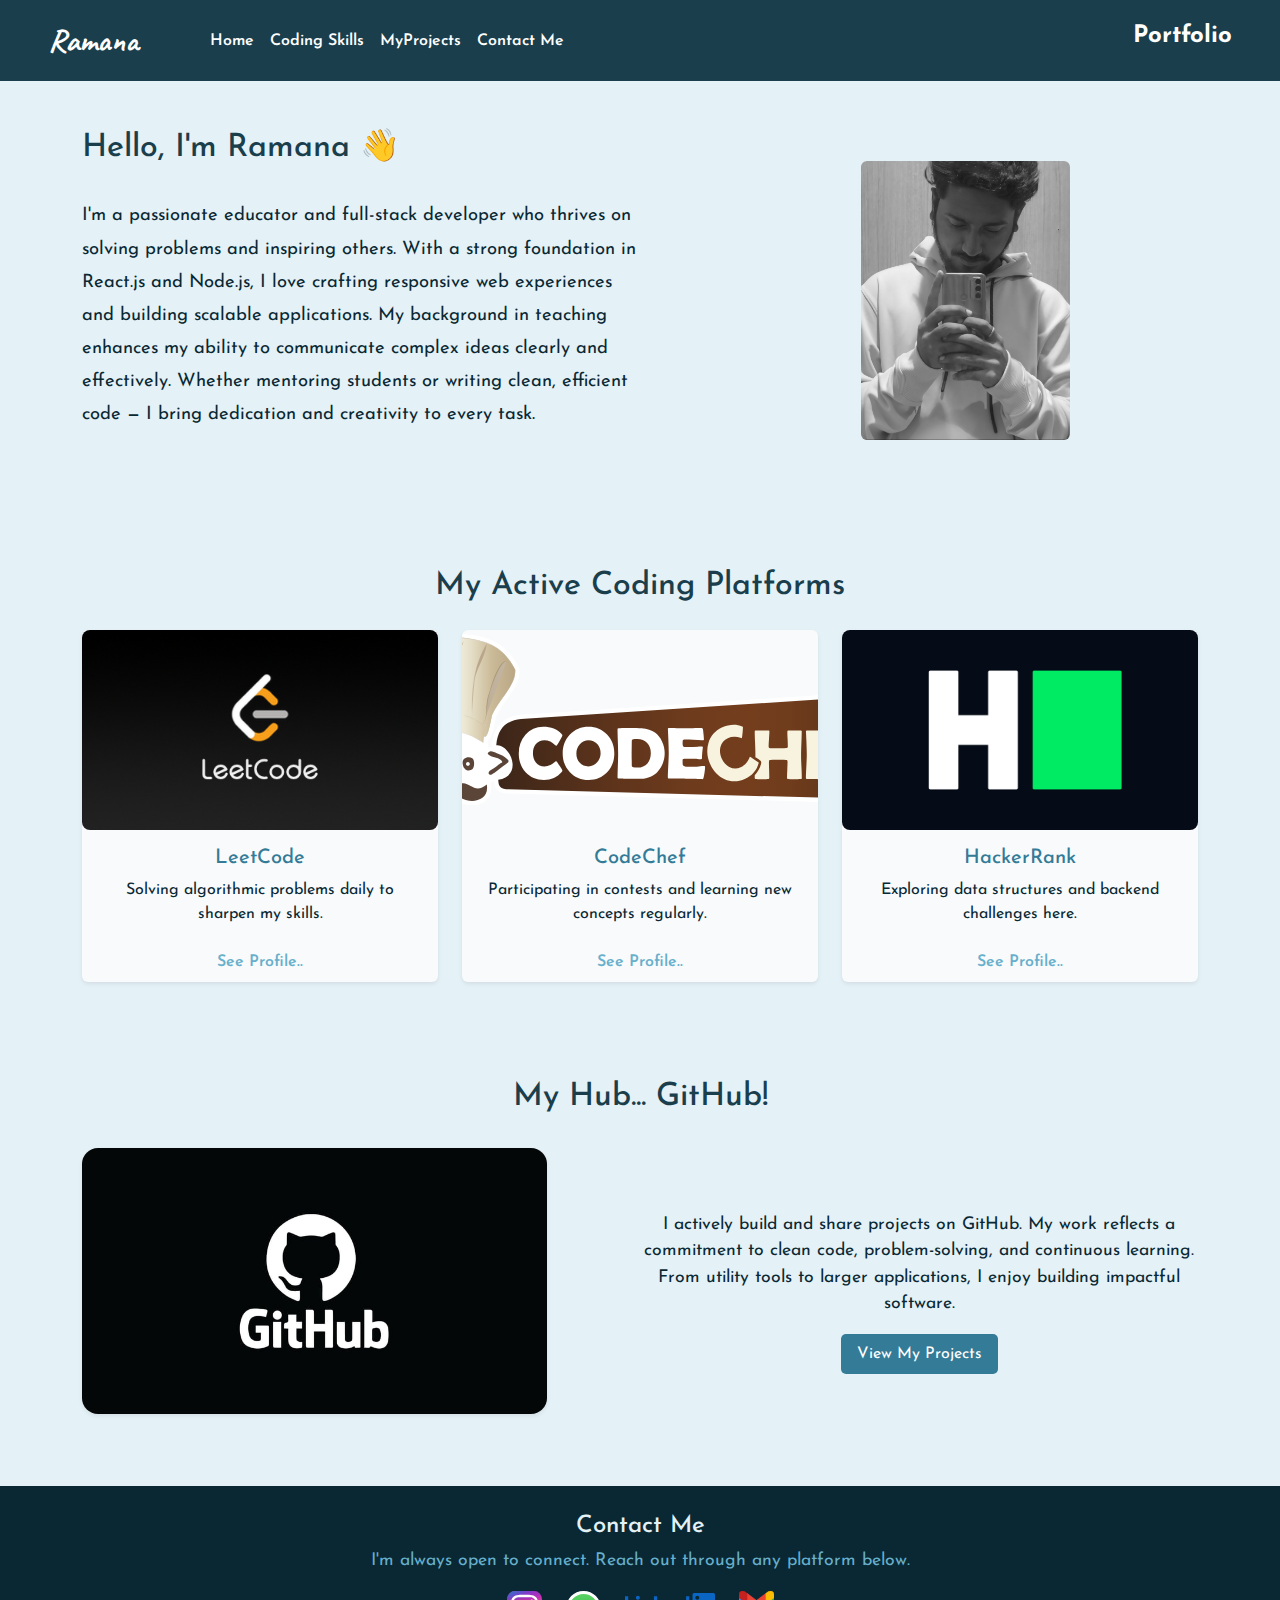
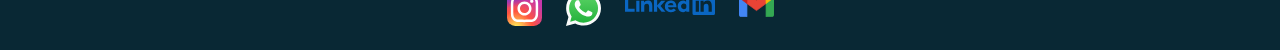
<file: index.html>
<!DOCTYPE html>
<html lang="en">
  <head>
    <meta charset="UTF-8" />
    <meta name="viewport" content="width=device-width, initial-scale=1.0" />
    <title>Portfolio</title>
    
    <link
      href="https://cdn.jsdelivr.net/npm/bootstrap@5.0.2/dist/css/bootstrap.min.css"
      rel="stylesheet"
    />
    <script src="https://cdn.jsdelivr.net/npm/bootstrap@5.0.2/dist/js/bootstrap.bundle.min.js"></script>

    <link rel="preconnect" href="https://fonts.googleapis.com" />
    <link rel="preconnect" href="https://fonts.gstatic.com" crossorigin />
    <link
      href="https://fonts.googleapis.com/css2?family=Caveat:wght@400..700&family=Josefin+Sans:wght@100..700&display=swap"
      rel="stylesheet"
    />
    <link rel="stylesheet" href="style.css" />
    <!-- <style>
      body {
        font-family: "Josefin Sans", sans-serif;
        background-color: #e4f1f6;
        color: #1a3e4c;
      }

      .sign {
        font-family: "Caveat", cursive;
        font-size: 2rem;
        color: #347b98;
      }

      .navbar-light {
        background-color: #e4f1f6;
        box-shadow: 0 2px 4px rgba(0, 0, 0, 0.1);
      }

      .navbar-light .navbar-nav .nav-link {
        color: #1a3e4c;
        font-weight: 600;
        transition: color 0.3s;
      }

      .navbar-light .navbar-nav .nav-link:hover {
        color: #67afcb;
      }

      h1,
      h2,
      h4,
      h5 {
        color: #347b98;
      }

      a {
        color: #347b98;
        text-decoration: none;
        transition: color 0.3s;
      }

      a:hover {
        color: #67afcb;
      }

      .custom-img {
        height: 200px;
        object-fit: cover;
        width: 100%;
        border-radius: 0.5rem;
        /* border: 3px solid #347B98; */
      }

      .btn-dark {
        background-color: #347b98;
        border: none;
        transition: background-color 0.3s ease;
      }

      .btn-dark:hover {
        background-color: #092834;
      }

      footer {
        background-color: #e4f1f6;
        padding-top: 2rem;
        border-top: 2px solid #092834;
      }

      .rounded-pill {
        border: 5px solid #1a3e4c;
      }

      .card {
        border: none;
        border-radius: 12px;
        box-shadow: 0 4px 8px rgba(26, 62, 76, 0.2);
        transition: transform 0.3s;
        background-color: white;
      }

      .card:hover {
        transform: scale(1.03);
      }

      .card-title {
        color: #347b98;
      }

      .card-footer a {
        color: #092834;
        font-weight: 600;
      }

      .container h2 {
        margin-bottom: 2rem;
        color: #1a3e4c;
      }

      .main-3,
      .main-2 {
        background-color: #e4f1f6;
      }

      .btn {
        background-color: #347b98;
        color: white;
        border: none;
        border-radius: 5px;
        padding: 8px 16px;
      }

      .btn:hover {
        background-color: #092834;
      }
      .contact-icon {
        transition: transform 0.2s ease-in-out;
      }

      .contact-icon:hover {
        transform: scale(1.15);
      }
      .nav-link:hover {
        color: #67afcb !important;
        text-decoration: underline;
      }
    </style> -->
  </head>

  <body>
    <div style="min-height: 100vh">
      <nav
        class="navbar navbar-expand-lg"
        style="background-color: #1a3e4c; height: 9vh"
      >
        <a class="navbar-brand ms-5 fw-bold text-white sign" href="#">Ramana</a>
        <button
          class="navbar-toggler text-white"
          type="button"
          data-bs-toggle="collapse"
          data-bs-target="#navbarText"
        >
          <span class="navbar-toggler-icon"></span>
        </button>

        <div class="collapse navbar-collapse" id="navbarText">
          <ul class="navbar-nav ms-5">
            <li class="nav-item active">
              <a class="nav-link text-white fw-semibold" href="#home">Home</a>
            </li>
            <li class="nav-item">
              <a class="nav-link text-white fw-semibold" href="#coding-skills"
                >Coding Skills</a
              >
            </li>
            <li class="nav-item">
              <a class="nav-link text-white fw-semibold" href="#contact"
                >MyProjects</a
              >
            </li>
            <li class="nav-item">
              <a class="nav-link text-white fw-semibold" href="#contact"
                >Contact Me</a
              >
            </li>
          </ul>
          <h4 class="ms-auto me-5 fw-bold text-white">Portfolio</h4>
        </div>
      </nav>

      <main id="home" class="py-5" style="background-color: #e4f1f6">
        <div
          class="container d-flex flex-wrap align-items-center justify-content-between"
        >
          <div class="col-lg-6 mb-4">
            <h2 style="font-size: 2rem; color: #1a3e4c">
              Hello, I'm Ramana 👋
            </h2>
            <p style="font-size: 1.15rem; line-height: 1.8; color: #092834">
              I'm a passionate educator and full-stack developer who thrives on
              solving problems and inspiring others. With a strong foundation in
              React.js and Node.js, I love crafting responsive web experiences
              and building scalable applications. My background in teaching
              enhances my ability to communicate complex ideas clearly and
              effectively. Whether mentoring students or writing clean,
              efficient code — I bring dedication and creativity to every task.
            </p>
          </div>
          <div class="col-lg-5 text-center">
            <img
              src="./assets/RamanaDP.jpg"
              alt="Profile"
              class="rounded"
              width="45%"
            />
          </div>
        </div>
      </main>

      <section
        id="coding-skills"
        style="background-color: #e4f1f6"
        class="py-5"
      >
        <h2 class="text-center mb-4" style="color: #1a3e4c">
          My Active Coding Platforms
        </h2>
        <div class="container">
          <div class="row g-4 justify-content-center">
            <!-- LeetCode -->
            <div class="col-md-6 col-lg-4">
              <div
                class="card h-100 shadow-sm rounded"
                style="border: none; background-color: #f8fafb"
              >
                <img
                  src="./assets/LeetCode_Sharing.png"
                  class="card-img-top custom-img"
                  alt="Leetcode"
                />
                <div class="card-body text-center">
                  <h5 class="card-title" style="color: #347b98">LeetCode</h5>
                  <p class="card-text" style="color: #092834">
                    Solving algorithmic problems daily to sharpen my skills.
                  </p>
                </div>
                <div class="card-footer bg-transparent border-0 text-center">
                  <a
                    href="https://leetcode.com/u/RaMaNa_051/"
                    target="_blank"
                    class="text-decoration-none"
                    style="color: #67afcb"
                    >See Profile..</a
                  >
                </div>
              </div>
            </div>

            <!-- CodeChef (Borderless + custom style) -->
            <div class="col-md-6 col-lg-4">
              <div
                class="card h-100 shadow-sm rounded"
                style="background-color: #f8fafb; border: none"
              >
                <img
                  src="./assets/cc-logo.svg"
                  class="card-img-top custom-img"
                  alt="CodeChef"
                />
                <div class="card-body text-center">
                  <h5 class="card-title" style="color: #347b98">CodeChef</h5>
                  <p class="card-text" style="color: #092834">
                    Participating in contests and learning new concepts
                    regularly.
                  </p>
                </div>
                <div class="card-footer bg-transparent border-0 text-center">
                  <a
                    href="https://www.codechef.com/users/ramana_503"
                    target="_blank"
                    class="text-decoration-none"
                    style="color: #67afcb"
                    >See Profile..</a
                  >
                </div>
              </div>
            </div>

            <!-- HackerRank -->
            <div class="col-md-6 col-lg-4">
              <div
                class="card h-100 shadow-sm rounded"
                style="border: none; background-color: #f8fafb"
              >
                <img
                  src="./assets/HackerRank_Icon-1000px.png"
                  class="card-img-top custom-img"
                  alt="HackerRank"
                />
                <div class="card-body text-center">
                  <h5 class="card-title" style="color: #347b98">HackerRank</h5>
                  <p class="card-text" style="color: #092834">
                    Exploring data structures and backend challenges here.
                  </p>
                </div>
                <div class="card-footer bg-transparent border-0 text-center">
                  <a
                    href="https://www.hackerrank.com/profile/veeravenkataram4"
                    target="_blank"
                    class="text-decoration-none"
                    style="color: #67afcb"
                    >See Profile..</a
                  >
                </div>
              </div>
            </div>
          </div>
        </div>
      </section>

      <!-- GitHub Section -->
      <section style="background-color: #e4f1f6" class="py-5">
        <h2 class="text-center pb-4" style="color: #1a3e4c">
          My Hub... GitHub!
        </h2>
        <div
          class="container d-flex flex-wrap align-items-center justify-content-between"
        >
          <div class="col-lg-5 mb-4">
            <img
              src="./assets/github_image.jpg"
              alt="GitHub"
              class="rounded-4 w-100 shadow-sm"
            />
          </div>
          <div class="col-lg-6 text-center">
            <p style="font-size: 1.1rem; color: #092834">
              I actively build and share projects on GitHub. My work reflects a
              commitment to clean code, problem-solving, and continuous
              learning. From utility tools to larger applications, I enjoy
              building impactful software.
            </p>
            <a
              href="https://github.com/ramana051?tab=repositories"
              target="_blank"
              class="btn"
              style="background-color: #347b98; color: #fff"
            >
              View My Projects
            </a>
          </div>
        </div>
      </section>

      <footer id="contact" style="background-color: #092834" class="py-4">
        <div class="container text-center text-white">
          <h5 style="color: #e4f1f6; font-size: 1.5rem">Contact Me</h5>
          <p style="color: #67afcb; font-size: 1.1rem">
            I'm always open to connect. Reach out through any platform below.
          </p>
          <div class="d-flex justify-content-center gap-4 mt-3 flex-wrap">
            <a href="https://instagram.com/yourusername" target="_blank">
              <img
                src="./assets/instaLogo.svg"
                alt="Instagram"
                width="35"
                class="contact-icon"
              />
            </a>
            <a href="https://wa.me/yourphonenumber" target="_blank">
              <img
                src="./assets/whatsappLogo2.svg"
                alt="WhatsApp"
                width="35"
                class="contact-icon"
              />
            </a>
            <a href="https://linkedin.com/in/yourusername" target="_blank">
              <img
                src="./assets/LinkedinLogo.svg"
                alt="LinkedIn"
                width="90"
                class="contact-icon"
              />
            </a>
            <a href="mailto:youremail@example.com">
              <img
                src="./assets/emailLogo.svg"
                alt="Email"
                width="35"
                class="contact-icon"
              />
            </a>
          </div>
        </div>
      </footer>
    </div>
  </body>
</html>
</file>
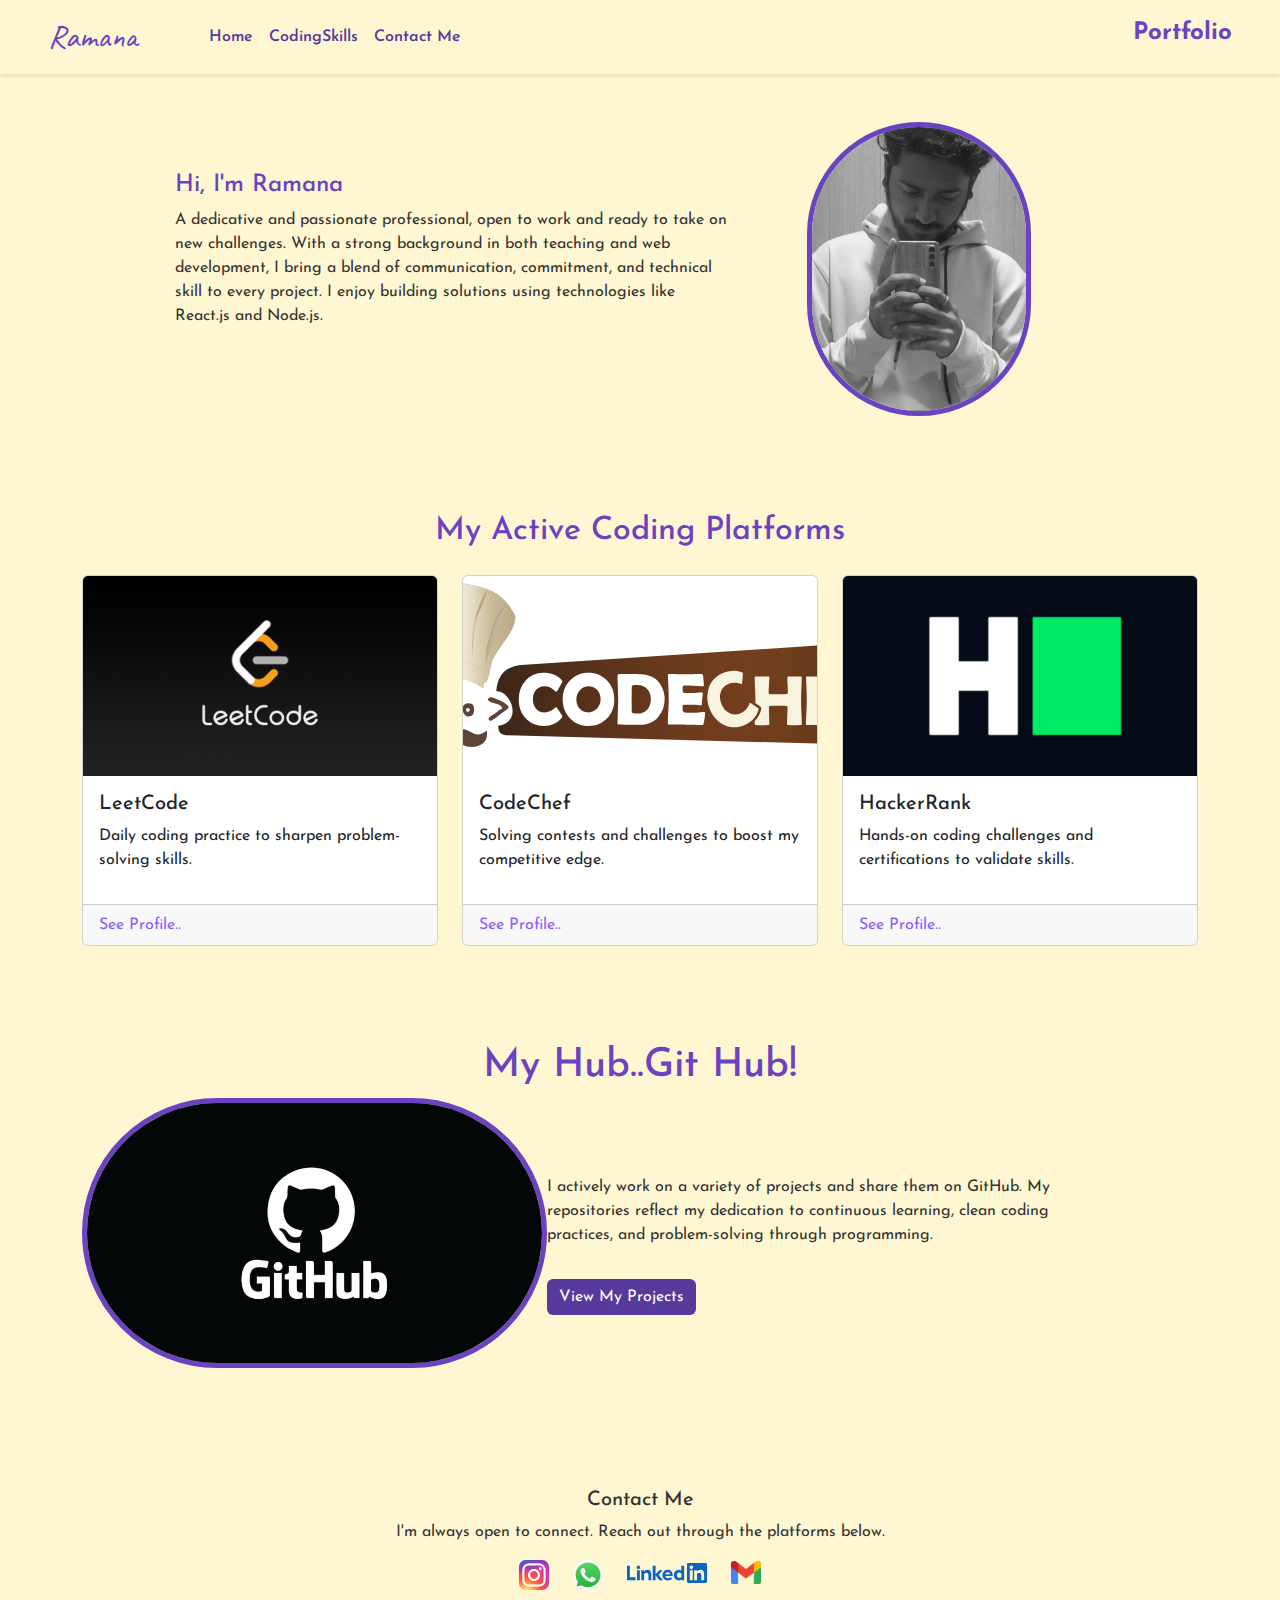
<file: New.html>
<!DOCTYPE html>
<html lang="en">
  <head>
    <meta charset="UTF-8" />
    <meta name="viewport" content="width=device-width, initial-scale=1.0" />
    <title>Ramana | Portfolio</title>
    <link href="https://cdn.jsdelivr.net/npm/bootstrap@5.0.2/dist/css/bootstrap.min.css" rel="stylesheet" />
    <script src="https://cdn.jsdelivr.net/npm/bootstrap@5.0.2/dist/js/bootstrap.bundle.min.js"></script>
    <link href="https://fonts.googleapis.com/css2?family=Caveat:wght@700&family=Josefin+Sans:wght@400;600&display=swap" rel="stylesheet" />

    <style>
      body {
        font-family: 'Josefin Sans', sans-serif;
        background-color: #FFF7D1;
        color: #333;
      }

      .sign {
        font-family: 'Caveat', cursive;
        font-size: 2rem;
        color: #6A42C2;
      }

      .navbar-light .navbar-nav .nav-link {
        color: #563A9C;
        font-weight: 600;
      }

      .navbar-light {
        background-color: #FFF7D1;
        box-shadow: 0 2px 4px rgba(0, 0, 0, 0.1);
      }

      h1, h2, h4 {
        color: #6A42C2;
      }

      a {
        color: #8B5DFF;
        text-decoration: none;
      }

      a:hover {
        color: #563A9C;
      }

      .custom-img {
        height: 200px;
        object-fit: cover;
        width: 100%;
      }

      .btn-dark {
        background-color: #563A9C;
        border: none;
      }

      .btn-dark:hover {
        background-color: #6A42C2;
      }

      footer {
        background-color: #FFF7D1;
      }

      .rounded-pill {
        border: 5px solid #6A42C2;
      }
    </style>
  </head>

  <body>
    <nav class="navbar navbar-expand-lg navbar-light">
      <a class="navbar-brand ms-5 sign" href="#">Ramana</a>
      <button class="navbar-toggler" type="button" data-bs-toggle="collapse" data-bs-target="#navbarText">
        <span class="navbar-toggler-icon"></span>
      </button>
      <div class="collapse navbar-collapse" id="navbarText">
        <ul class="navbar-nav ms-5">
          <li class="nav-item"><a class="nav-link" href="#">Home</a></li>
          <li class="nav-item"><a class="nav-link" href="#">CodingSkills</a></li>
          <li class="nav-item"><a class="nav-link" href="#">Contact Me</a></li>
        </ul>
        <h4 class="ms-auto me-5 fw-bold">Portfolio</h4>
      </div>
    </nav>

    <main class="py-5">
      <div class="container d-flex align-items-center justify-content-center flex-wrap">
        <div class="col-lg-6 mb-4">
          <h4>Hi, I'm Ramana</h4>
          <p>
            A dedicative and passionate professional, open to work and ready to take on new challenges. With a strong background in both teaching and web development, I bring a blend of communication, commitment, and technical skill to every project.
            I enjoy building solutions using technologies like React.js and Node.js.
          </p>
        </div>
        <div class="col-lg-4 d-flex justify-content-center align-items-center">
          <img src="./assets/RamanaDP.jpg" alt="dp" class="rounded-pill" width="60%" />
        </div>
      </div>
    </main>

    <section class="py-5">
      <h2 class="text-center">My Active Coding Platforms</h2>
      <div class="container mt-4">
        <div class="row g-4 justify-content-center">
          <div class="col-md-6 col-lg-4">
            <div class="card h-100">
              <img src="./assets/LeetCode_Sharing.png" class="card-img-top custom-img" alt="Leetcode" />
              <div class="card-body">
                <h5 class="card-title">LeetCode</h5>
                <p>Daily coding practice to sharpen problem-solving skills.</p>
              </div>
              <div class="card-footer">
                <a href="https://leetcode.com/your_profile" target="_blank">See Profile..</a>
              </div>
            </div>
          </div>

          <div class="col-md-6 col-lg-4">
            <div class="card h-100">
              <img src="./assets/cc-logo.svg" class="card-img-top custom-img" alt="CodeChef" />
              <div class="card-body">
                <h5 class="card-title">CodeChef</h5>
                <p>Solving contests and challenges to boost my competitive edge.</p>
              </div>
              <div class="card-footer">
                <a href="https://www.codechef.com/users/ramana_503" target="_blank">See Profile..</a>
              </div>
            </div>
          </div>

          <div class="col-md-6 col-lg-4">
            <div class="card h-100">
              <img src="./assets/HackerRank_Icon-1000px.png" class="card-img-top custom-img" alt="HackerRank" />
              <div class="card-body">
                <h5 class="card-title">HackerRank</h5>
                <p>Hands-on coding challenges and certifications to validate skills.</p>
              </div>
              <div class="card-footer">
                <a href="https://www.hackerrank.com/your_profile" target="_blank">See Profile..</a>
              </div>
            </div>
          </div>
        </div>
      </div>
    </section>

    <section class="py-5">
      <h1 class="text-center">My Hub..Git Hub!</h1>
      <div class="container d-flex flex-wrap align-items-center">
        <div class="col-lg-5 mb-4">
          <img src="./assets/github_image.jpg" alt="github_image" class="rounded-pill" width="100%" />
        </div>
        <div class="col-lg-6">
          <p>
            I actively work on a variety of projects and share them on GitHub. My repositories reflect my dedication to continuous learning, clean coding practices, and problem-solving through programming.
          </p>
          <a href="https://github.com/yourusername" target="_blank" class="btn btn-dark mt-3">View My Projects</a>
        </div>
      </div>
    </section>

    <footer class="py-5">
      <div class="container text-center">
        <h5>Contact Me</h5>
        <p>I'm always open to connect. Reach out through the platforms below.</p>
        <div class="d-flex justify-content-center gap-4 mt-3">
          <a href="https://instagram.com/yourusername" target="_blank"><img src="./assets/instaLogo.svg" alt="Instagram" width="30" /></a>
          <a href="https://wa.me/yourphonenumber" target="_blank"><img src="./assets/whatsappLogo2.svg" alt="WhatsApp" width="30" /></a>
          <a href="https://linkedin.com/in/yourusername" target="_blank"><img src="./assets/LinkedinLogo.svg" alt="LinkedIn" width="80" /></a>
          <a href="mailto:youremail@example.com"><img src="./assets/emailLogo.svg" alt="Email" width="30" /></a>
        </div>
      </div>
    </footer>
  </body>
</html>
</file>
<file: style.css>
body {
    font-family: "Josefin Sans", sans-serif;
    background-color: #e4f1f6;
    color: #1a3e4c;
  }
  
  .sign {
    font-family: "Caveat", cursive;
    font-size: 2rem;
    color: #347b98;
  }
  
  .navbar-light {
    background-color: #e4f1f6;
    box-shadow: 0 2px 4px rgba(0, 0, 0, 0.1);
  }
  
  .navbar-light .navbar-nav .nav-link {
    color: #1a3e4c;
    font-weight: 600;
    transition: color 0.3s;
  }
  
  .navbar-light .navbar-nav .nav-link:hover {
    color: #67afcb;
  }
  
  h1,
  h2,
  h4,
  h5 {
    color: #347b98;
  }
  
  a {
    color: #347b98;
    text-decoration: none;
    transition: color 0.3s;
  }
  
  a:hover {
    color: #67afcb;
  }
  
  .custom-img {
    height: 200px;
    object-fit: cover;
    width: 100%;
    border-radius: 0.5rem;
  }
  
  .btn-dark {
    background-color: #347b98;
    border: none;
    transition: background-color 0.3s ease;
  }
  
  .btn-dark:hover {
    background-color: #092834;
  }
  
  footer {
    background-color: #e4f1f6;
    padding-top: 2rem;
    border-top: 2px solid #092834;
  }
  
  .rounded-pill {
    border: 5px solid #1a3e4c;
  }
  
  .card {
    border: none;
    border-radius: 12px;
    box-shadow: 0 4px 8px rgba(26, 62, 76, 0.2);
    transition: transform 0.3s;
    background-color: white;
  }
  
  .card:hover {
    transform: scale(1.03);
  }
  
  .card-title {
    color: #347b98;
  }
  
  .card-footer a {
    color: #092834;
    font-weight: 600;
  }
  
  .container h2 {
    margin-bottom: 2rem;
    color: #1a3e4c;
  }
  
  .main-3,
  .main-2 {
    background-color: #e4f1f6;
  }
  
  .btn {
    background-color: #347b98;
    color: white;
    border: none;
    border-radius: 5px;
    padding: 8px 16px;
  }
  
  .btn:hover {
    background-color: #092834;
  }
  
  .contact-icon {
    transition: transform 0.2s ease-in-out;
  }
  
  .contact-icon:hover {
    transform: scale(1.15);
  }
  
  .nav-link:hover {
    color: #67afcb !important;
    text-decoration: underline;
  }
</file>
